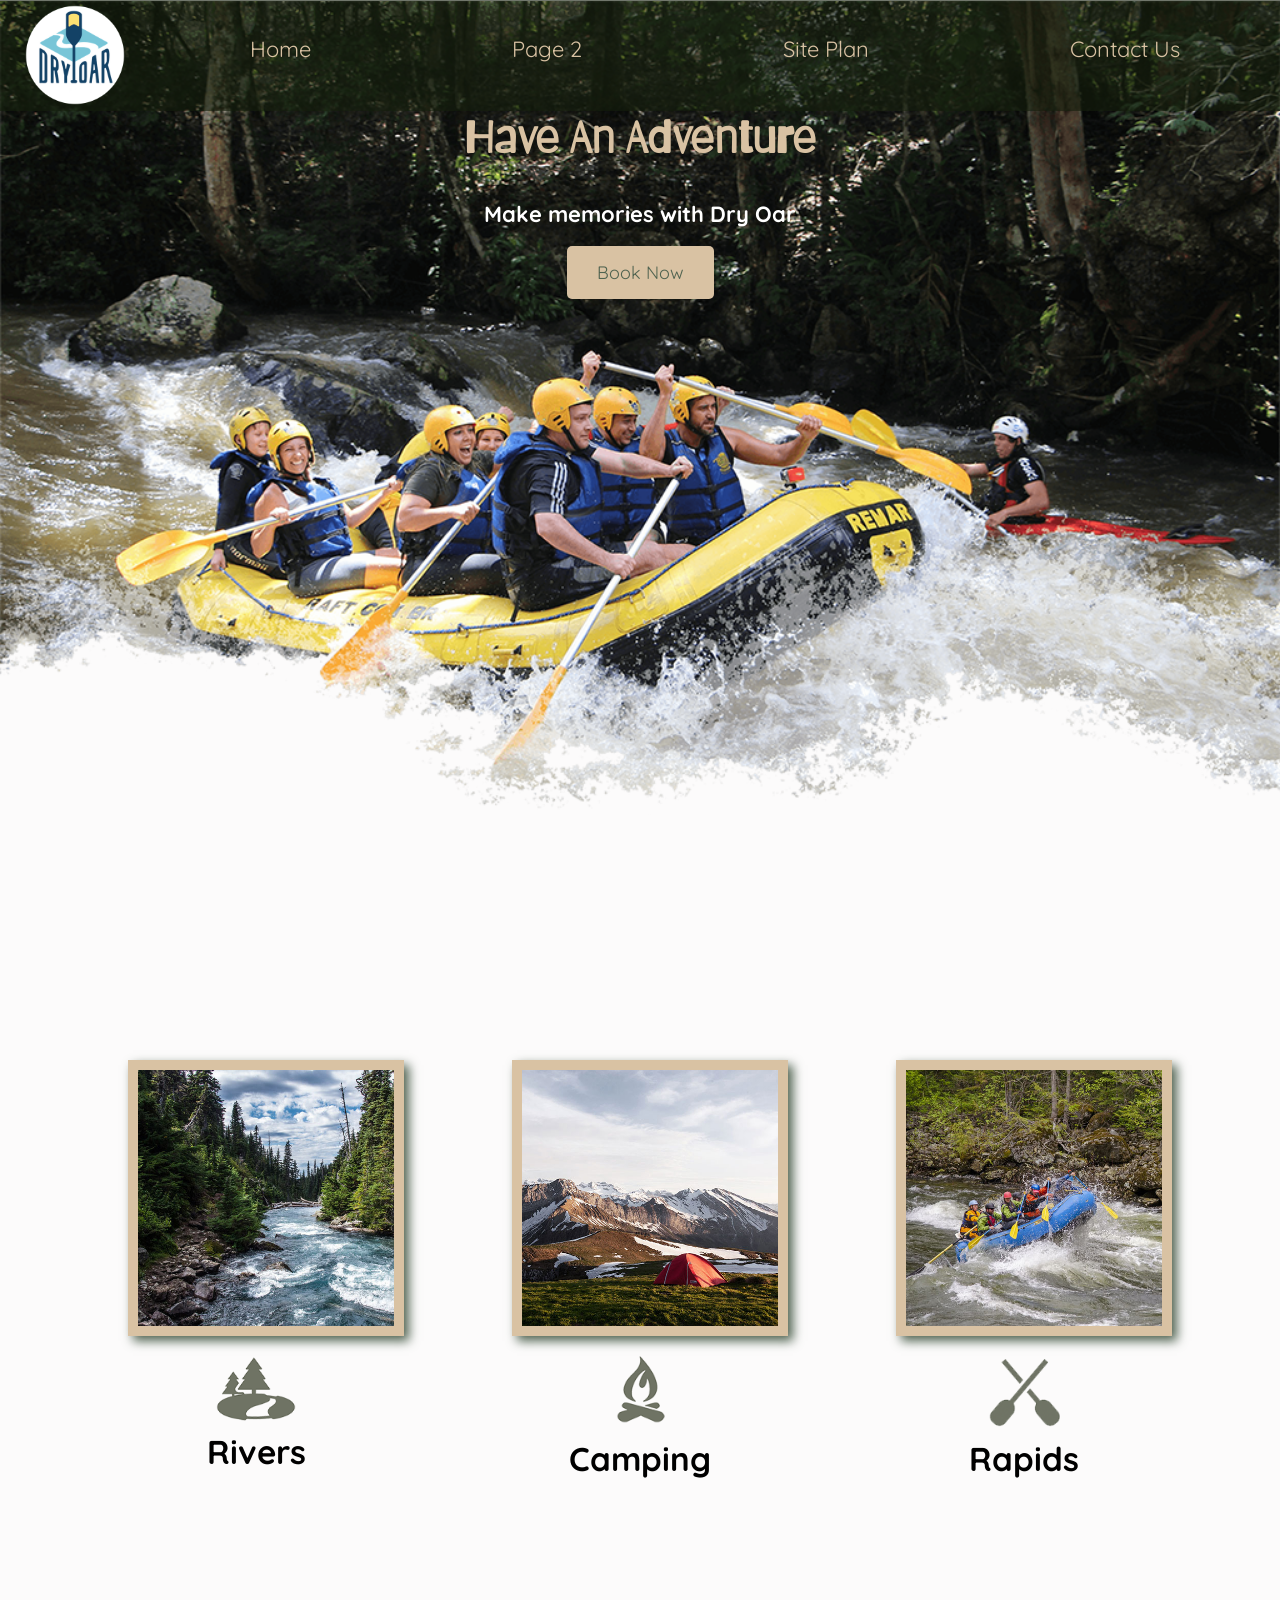
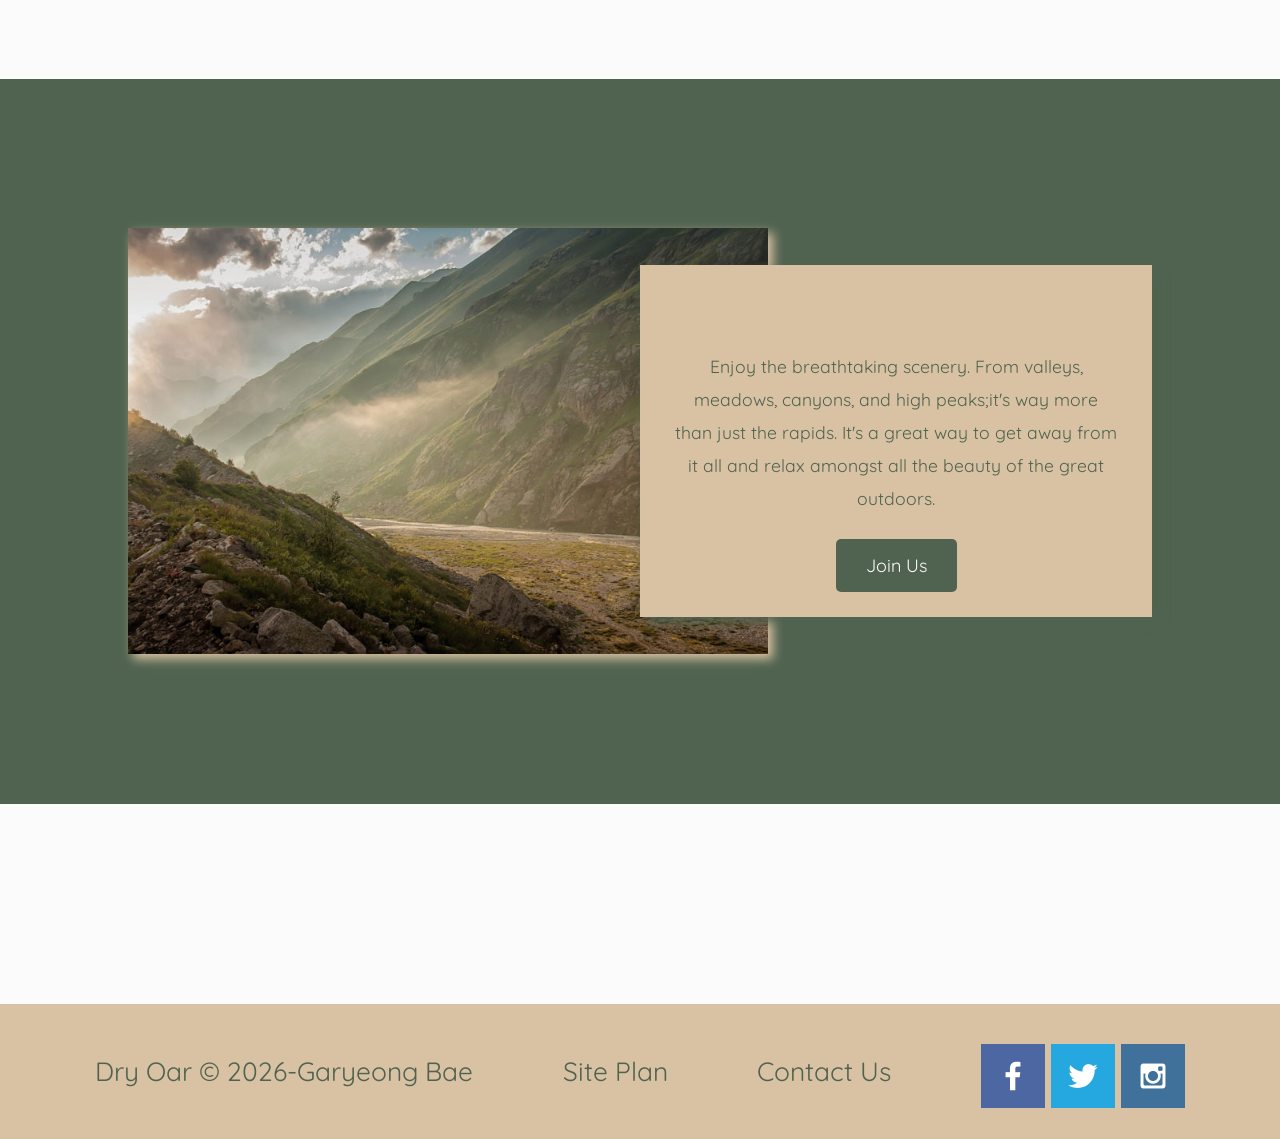
<file: wwr/index.html>
<!DOCTYPE html>
<html lang="en">
<head>
    <meta charset="UTF-8">
    <meta name="viewport" content="width=device-width, initial-scale=1.0">
    <title>Whitewater Rafting Vacations | Dr Oar Boating | Home</title>
    <link rel="stylesheet" href="styles/styles.css">
</head>
<body>
    <div id="content">
        <header>
            <a href="index.html" id="logo_link">
                <img class="logo" src="images/logo.png" alt="Dry Oar Logo"> 
            </a>
            <nav>
                <a href="index.html">Home</a>
                <a href="#">Page 2</a>
                <a href="site-plan-rafting.html">Site Plan</a>
                <a href="contactus.html">Contact Us</a>
            </nav>

        </header>
        <div id="hero">
            <div id="hero-box">
                <img id="hero-img" src="images/hero.png" alt="People enjoying rafting">
            </div>
            <section id="hero-msg">
                <h1 class="home-title">Have An Adventure</h1>
                <h4>Make memories with Dry Oar</h4>
                <div class="button-box">
                    <a class="book" href="contactus.html">Book Now</a>
                </div>
            </section>
        </div>
        <main class="home-grid">
            <section class="rivers-card">
                <img class="card-img" src="images/rivers.jpg" alt="river in forest">
                <img class="icon" src="images/river_icon.png" alt="river icon">
                <h2>Rivers</h2>
            </section>
            <section class="camping-card">
                <img class="card-img" src="images/camping.jpg" alt="tent in mountains">
                <img class="icon" src="images/fire_icon.png" alt="fire icon">
                <h2>Camping</h2>
            </section>
            <section class="rapids-card">
                <img class="card-img" src="images/rapids.jpg" alt="rafting boat">
                <img class="icon" src="images/oars.png" alt="oars idon">
                <h2>Rapids</h2>
            </section>
            <div id="background"></div>
            <img class="mountains" src="images/mountains.jpg" alt="Misty mountains">
            <section class="msg">
                <h2>More Than Just The Thrill</h2>
                <p>Enjoy the breathtaking scenery. From valleys, meadows, canyons, and high peaks;it's way more than just the rapids. It's a great way to get away from it all and relax amongst all the beauty of the great outdoors.</p>
                <a class="join" href="rivers.html">Join Us</a>
            </section>
        </main>
        <footer>
            <p>Dry Oar &copy; 2026-Garyeong Bae</p>
            <p><a href="site-plan-rafting.html">Site Plan</a></p>
            <p><a href="contactus.html">Contact Us</a></p>
            <div class="social">
                <a href="https://facebook.com" target="_blank">
                    <img src="images/facebook.png" alt="fb icon">
                </a>
                <a href="https://twitter.com" target="_blank">
                    <img src="images/twitter.png" alt="twitter icon">
                </a>
                <a href="https://instagram.com" target="_blank">
                    <img src="images/instagram.png" alt="instagram icon">
                </a>
            </div>
        </footer>
    </div>
</body>
</html>
</file>
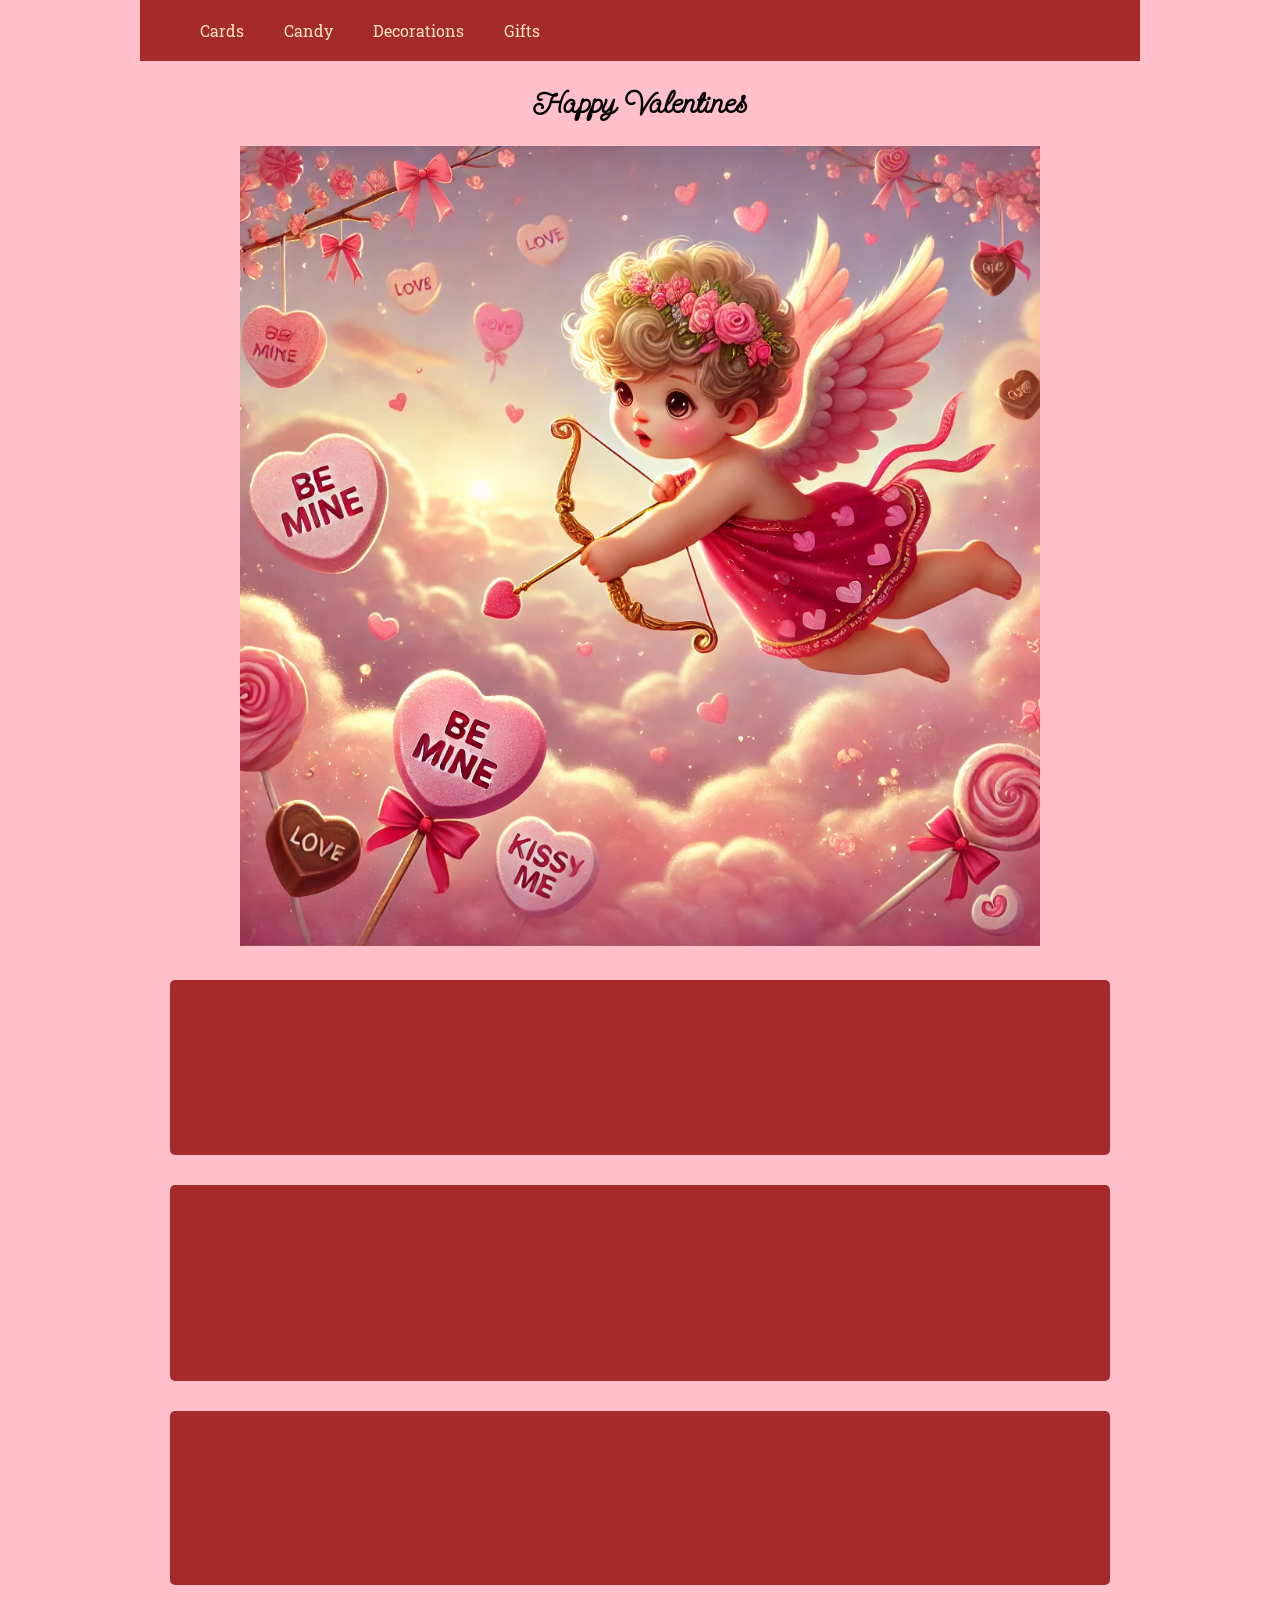
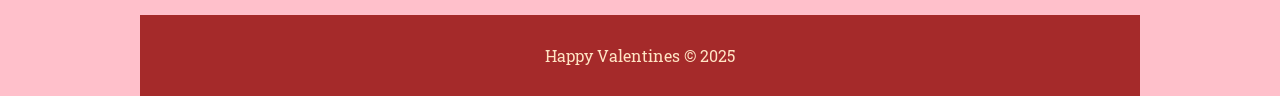
<file: ice/valentines/index.html>
<!DOCTYPE html>
<html lang="en">

<head>
    <meta charset="UTF-8">
    <meta name="viewport" content="width=device-width, initial-scale=1.0">
    <title>Happy Valentines Page</title>
    <link rel="stylesheet" href="styles/styles.css">
</head>

<body>
    <div id="wrapper">
        <header>
            <nav>
                <ul>
                    <li>Cards</li>
                    <li>Candy</li>
                    <li>Decorations</li>
                    <li>Gifts</li>
                </ul>
            </nav>
        </header>
        <main>
            <h1>Happy Valentines</h1>
            <img src="images/valentines.png">
            <section>
                <h2>Love</h2>
                <p>Candy carrot cake cheesecake dessert muffin chocolate gummies apple
                    pie jujubes. Donut liquorice apple pie croissant soufflé biscuit
                    tiramisu marzipan. Jelly beans chupa chups powder caramels powder
                    powder pie candy gummi bears. </p>
            </section>
            <section>
                <h2>Hearts</h2>
                <p>Cake sweet jujubes biscuit halvah jujubes cupcake pudding pie. Biscuit
                    pudding toffee jelly beans chocolate cake donut. Donut sweet roll cake
                    marshmallow cake. Tootsie roll cake sugar plum brownie cupcake icing
                    jelly croissant brownie.</p>
            </section>
            <section>
                <h2>Cupid</h2>
                <p>Brownie donut macaroon brownie halvah pastry macaroon. Oat cake sweet
                    toffee danish chocolate sesame snaps chocolate toffee. Biscuit lollipop
                    fruitcake chocolate gummi bears caramels.</p>
            </section>
        </main>
        <footer>
            Happy Valentines &copy; 2025
        </footer>
    </div>
</body>

</html>
</file>
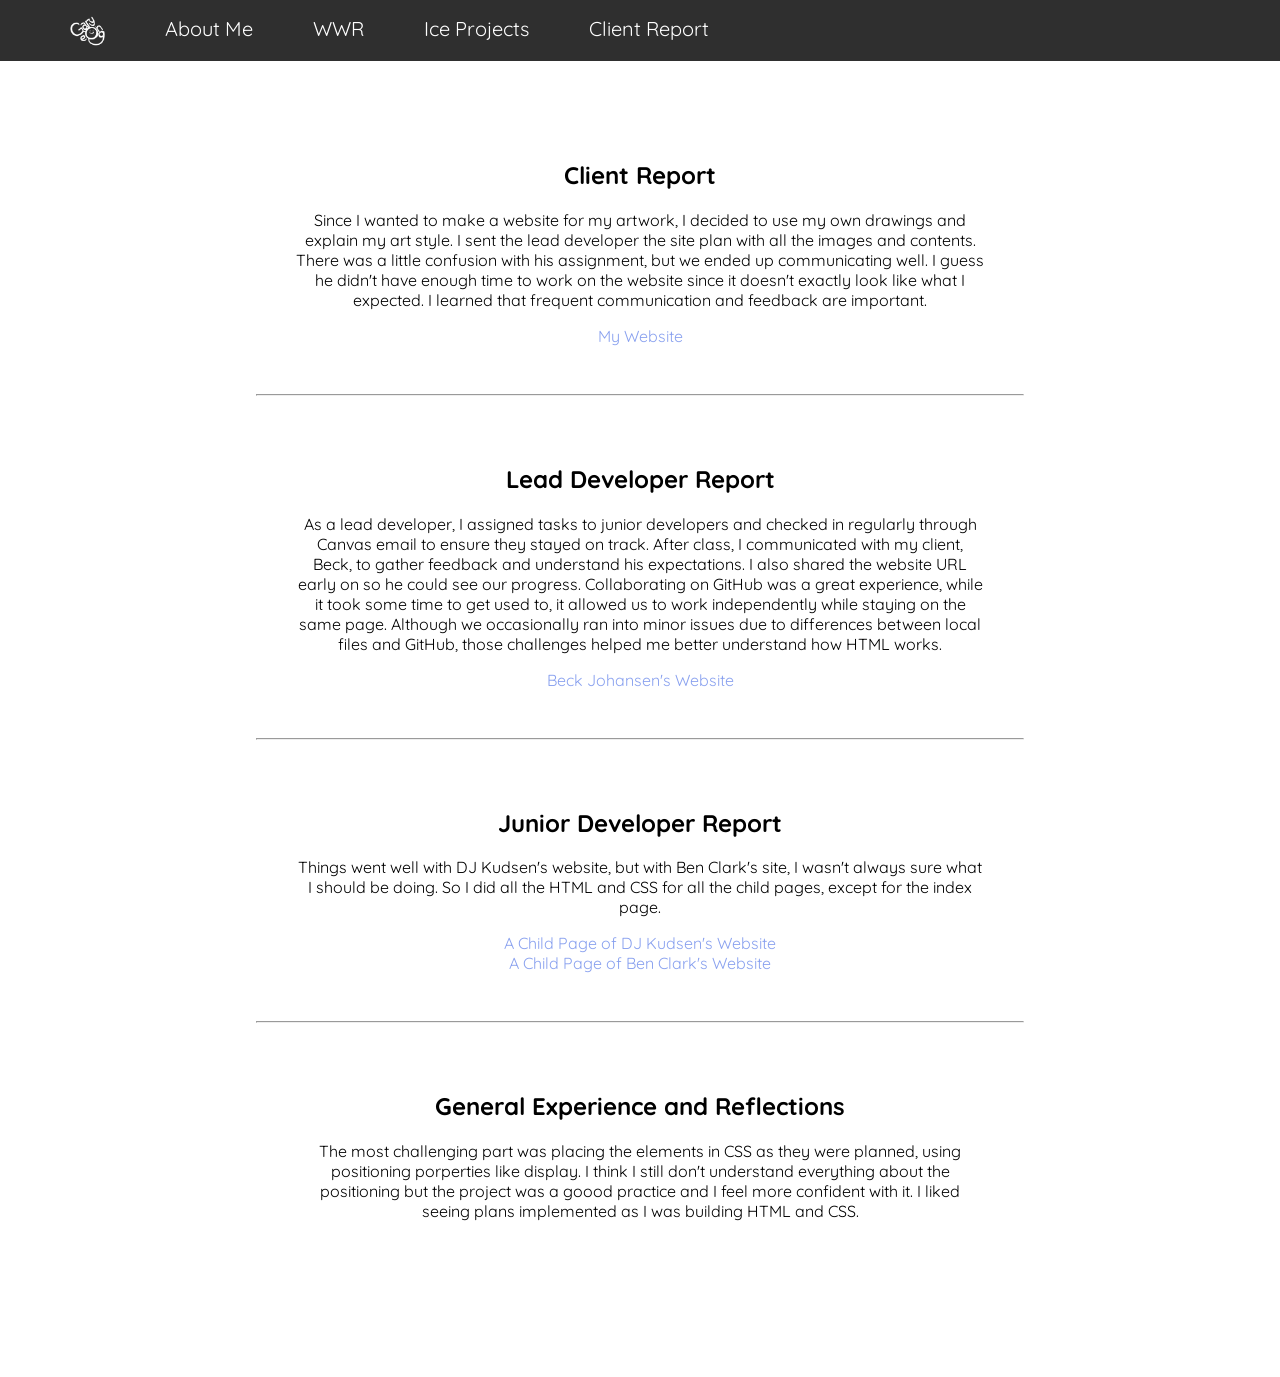
<file: client_report.html>
<!DOCTYPE html>
<html lang="en">
    <head>
        <meta charset="UTF-8">
        <meta name="veiwport" content="width=device-width, initial-scale = 1.0">
        <title>Garyeong Bae Portal Page</title>
        <link rel="stylesheet" href="styles/GBstyles.css"> 
        <style>
            body{
                width: 100%;
            }
            .wrapper{
                width: 60%;
                text-align: center;
                margin: 100px auto;
            }
            section{
                padding: 40px;
            }
            h2, p{
                font-family: Quicksand;
            }
            a{
                color: #89a1ef;
                text-decoration: none;
                font-family: Quicksand;
            }
            a:hover{
                color:#ef9cda;
            }
        </style>
    </head>
    <body>
        <nav>
            <ul>
            <li><a href="index.html" class="logo"><img src="images/wddlogo.png" alt="The logo"></a></li>
            <li><a href="#">About Me</a></li>
            <li><a href="wwr/index.html">WWR</a></li>
            <li  class="dropdown">
                <a href="ice/ice.html">Ice Projects</a>
                <div class="dropdown-content">
                    <a href="ice/prophet_cards/oaks.html" target="_blank">Prophet Cards</a>
                    <a href="ice/valentines/index.html" target="_blank">Valentines</a>
                    <a href="ice/grid_flags/flags.html" target="_blank">Grid Flags</a>
                    <a href="ice/favorite_devo/favdevo.html" target="_blank">Favorite Devotional</a>
                    <a href="ice/apostle_spotlight/apostles.html" target="_blank">Apostle Spotlight</a>
                    <a href="ice/positioning/positioning.html" target="_blank">Positioning</a>
                    <a href="ice/gallery/gallery.html" target="_blank">Gallery</a>
                </div>
            </li>
            <li><a href="client_report.html">Client Report</a></li>
            </ul>
        </nav>
        <div class="wrapper">
            <section>
                <h2>Client Report</h2>
                <p>Since I wanted to make a website for my artwork, I decided to use my own drawings and explain my art style. I sent the lead developer the site plan with all the images and contents. There was a little confusion with his assignment, but we ended up communicating well. I guess he didn't have enough time to work on the website since it doesn't exactly look like what I expected. I learned that frequent communication and feedback are important. </p><a href="https://unteachablegame.github.io/wdd130-bae/">My Website</a>
            </section>
            <hr>
            <section>
                <h2>Lead Developer Report</h2>
                <p>As a lead developer, I assigned tasks to junior developers and checked in regularly through Canvas email to ensure they stayed on track. After class, I communicated with my client, Beck, to gather feedback and understand his expectations. I also shared the website URL early on so he could see our progress. Collaborating on GitHub was a great experience, while it took some time to get used to, it allowed us to work independently while staying on the same page. Although we occasionally ran into minor issues due to differences between local files and GitHub, those challenges helped me better understand how HTML works.
                </p><a href="https://orisumin.github.io/wdd130-johansen/">Beck Johansen's Website</a>
            </section>
            <hr>
            <section>
                <h2>Junior Developer Report</h2>
                <p>Things went well with DJ Kudsen's website, but with Ben Clark's site, I wasn't always sure what I should be doing. So I did all the HTML and CSS for all the child pages, except for the index page. </p><a href="https://knivbrider.github.io/wdd130-knudsen/books.html">A Child Page of DJ Kudsen's Website<br></a><a href="https://alicerygg.github.io/wdd130-clark/step1.html">A Child Page of Ben Clark's Website</a>
            </section>
            <hr>
            <section>
                <h2>General Experience and Reflections</h2>
                <p>The most challenging part was placing the elements in CSS as they were planned, using positioning porperties like display. I think I still don't understand everything about the positioning but the project was a goood practice and I feel more confident with it. I liked seeing plans implemented as I was building HTML and CSS. </p>
            </section>
        </div>
    </body>
</html>
</file>
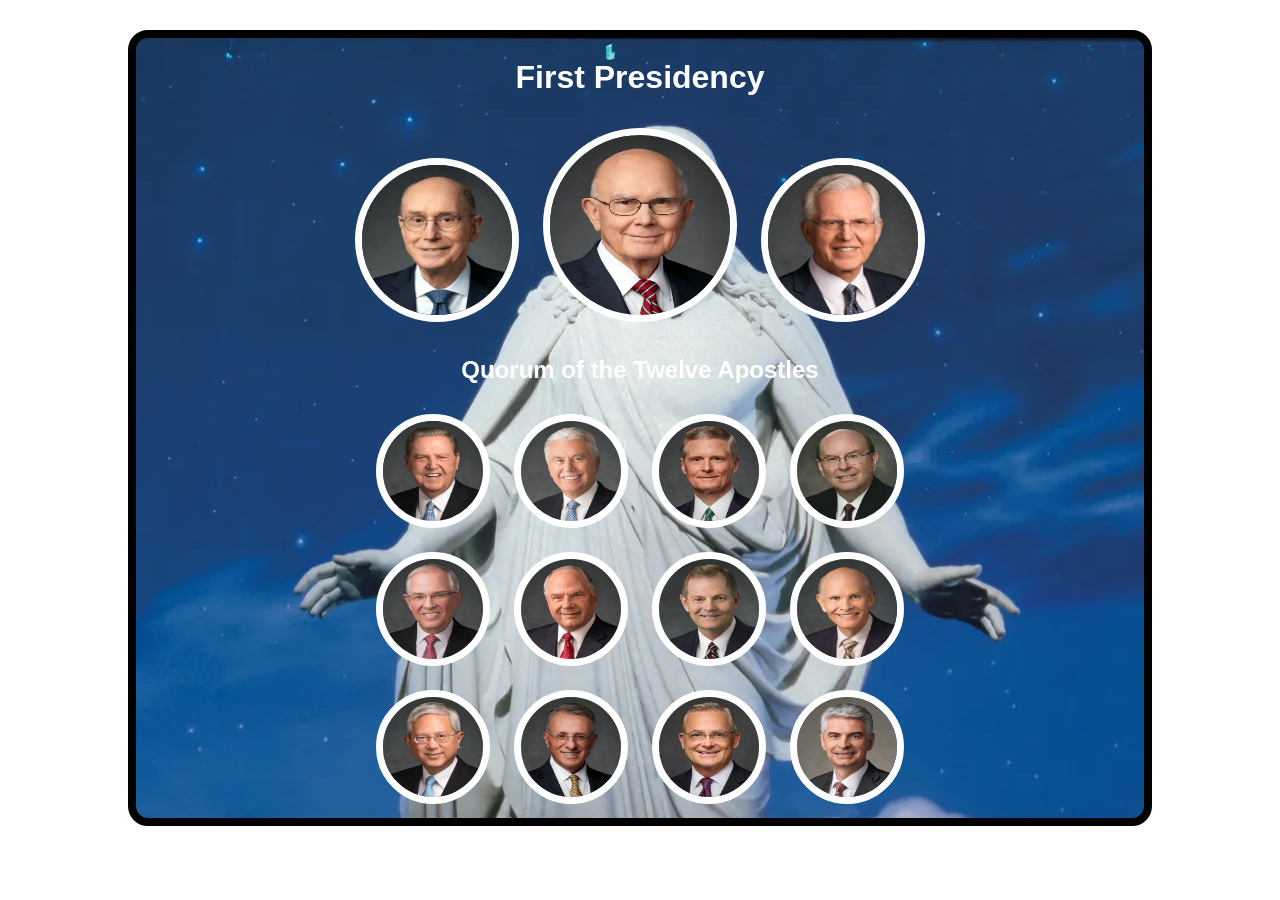
<file: ice/apostle_spotlight/apostles.html>
<!DOCTYPE html>
<html lang="en">
<head>
    <meta charset="UTF-8">
    <meta name="viewport" content="width=device-width, initial-scale=1.0">
    <title>Apostles Spotlights</title>
    <style>
        body{
            width: 80%;
            height: 60%;
            text-align: center;   
            margin: 30px auto;     
        }
        #prophets{ 
            margin-left:20% auto;    
            padding-left: 20%;
            padding-right: 20%;
            background-image: url(images/christus.webp);
            border-radius: 20px;
            border: 8px solid black;
        }
        h1{
            font-family: Arial, Helvetica, sans-serif;
            color: white;
        }
        h2{
            font-family: Arial, Helvetica, sans-serif;
            color: white;
        }
        .counselors{
            width: 150px;
            height: 150px;            
        }
        #president{
            width: 180px;
            height: 180px;
        }
        img{
            border-radius: 50%;
            border: 7px solid white;
            margin: 10px;
        }
        #apostles{
            display: grid;
            grid-template-rows: repeat(4, 1fr);
            grid-template-rows: repeat(3, 1fr);
           
        }
        #aposltes img{
            width: 100px;
            height: 100px;
        }

        
    </style>
</head>
<body>
    <div id="prophets">
        <h1>First Presidency</h1>
        <div id="presidency">
            <img src="images/eyring.webp" class="counselors">
            <img src="images/oaks.webp" id="president">
            <img src="images/christofferson.webp" class="counselors">
        </div>
        <h2>Quorum of the Twelve Apostles</h2>
        <div id="aposltes">
            <img src="images/holland.webp">
            <img src="images/uchtdorf.webp">
            <img src="images/bednar.webp">
            <img src="images/cook.webp">
            <img src="images/anderson.webp">
            <img src="images/rasband.webp">
            <img src="images/stevenson.webp">
            <img src="images/renlund.webp">
            <img src="images/gong.webp">
            <img src="images/soares.webp">
            <img src="images/kearon.webp">
            <img src="images/causse.webp">
        </div>
    </div>
</body>
</html>
</file>
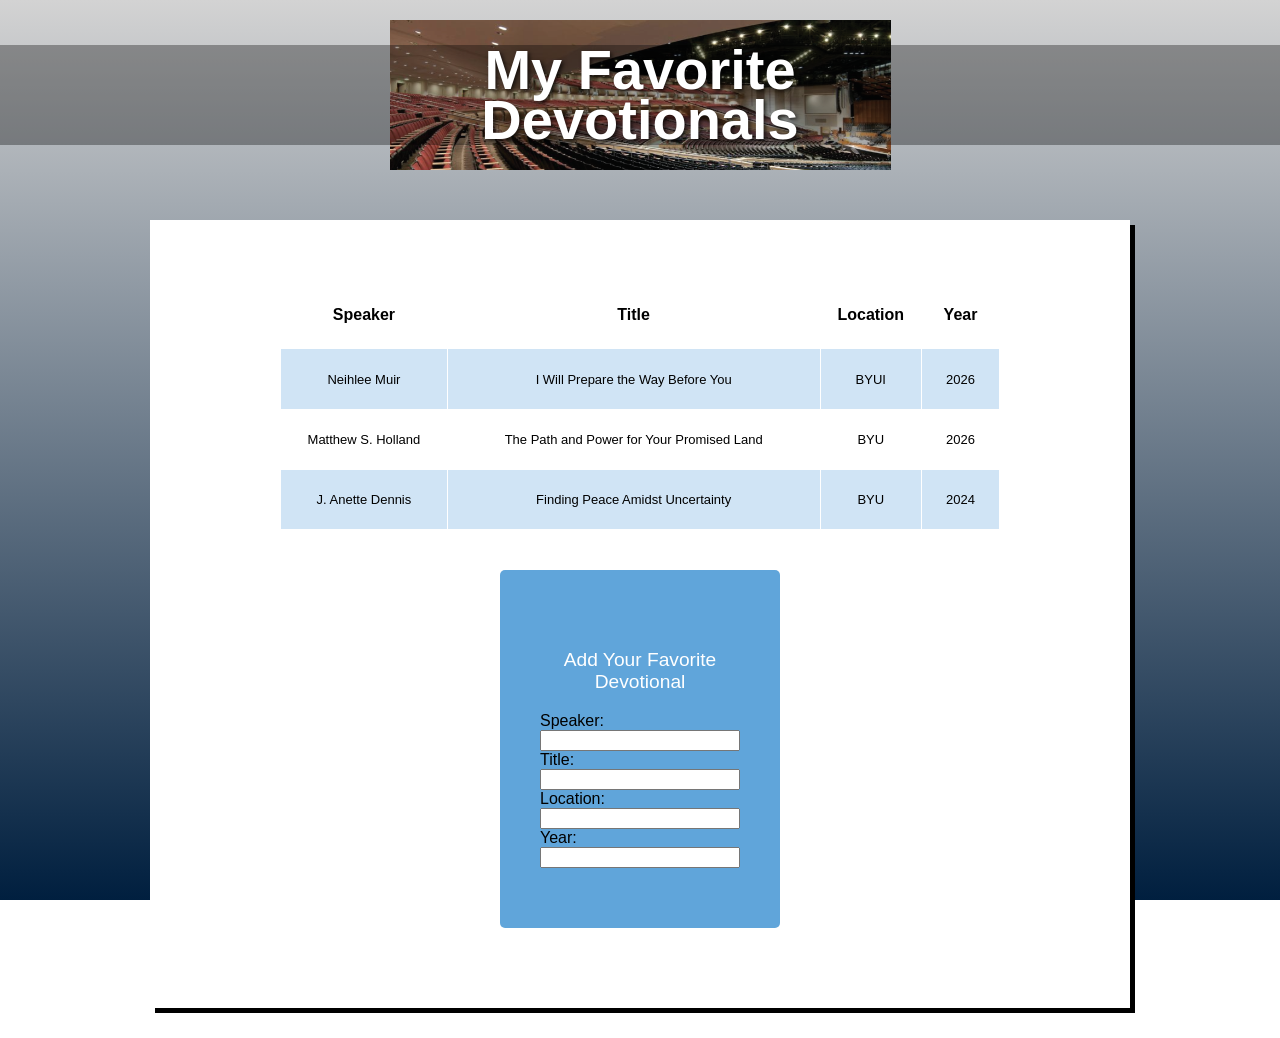
<file: ice/favorite_devo/favdevo.html>
<!DOCTYPE html>
<html lang="en">
<head>
  <meta charset="UTF-8" />
  <meta name="viewport" content="width=device-width, initial-scale=1.0"/>
  <title>My Favorite Devotionals</title>
  <link rel="stylesheet" href="styles/styles.css" />
</head>
<body>
  <div class="container">
    <header class="header">
      <div class="header-image">
        <h1>My Favorite<br>Devotionals</h1>
      </div>
    </header>
    <main>
      <div class="content-box">
        <!-- Add your devotional content here -->
         <table class="paleBlueRows">
          <tr>
            <th>Speaker</th>
            <th>Title</th>
            <th>Location</th>
            <th class="year">Year</th>
          </tr>
          <tr>
            <td>Neihlee Muir</td>
            <td>I Will Prepare the Way Before You</td>
            <td>BYUI</td>
            <td class="year">2026</td>
          </tr>
          <tr>
            <td>Matthew S. Holland</td>
            <td>The Path and Power for Your Promised Land</td>
            <td>BYU</td>
            <td class="year">2026</td>
          </tr>
          <tr>
            <td>J. Anette Dennis</td>
            <td>Finding Peace Amidst Uncertainty</td>
            <td>BYU</td>
            <td class="year">2024</td>
          </tr>
         </table>
         
         <div class="form">
          <p>Add Your Favorite Devotional</p>
          <form>
            <label for="Speaker">Speaker:</label>
            <input type="text" id="speaker">
            <label for="Title">Title:</label>
            <input type="text" id="title">
            <label for="Location">Location:</label>
            <input type="text" id="location">
            <label for="Year">Year:</label>
            <input type="text" id="year">
          </form>
         </div>

      </div>
    </main>
  </div>
</body>
</html>
</file>
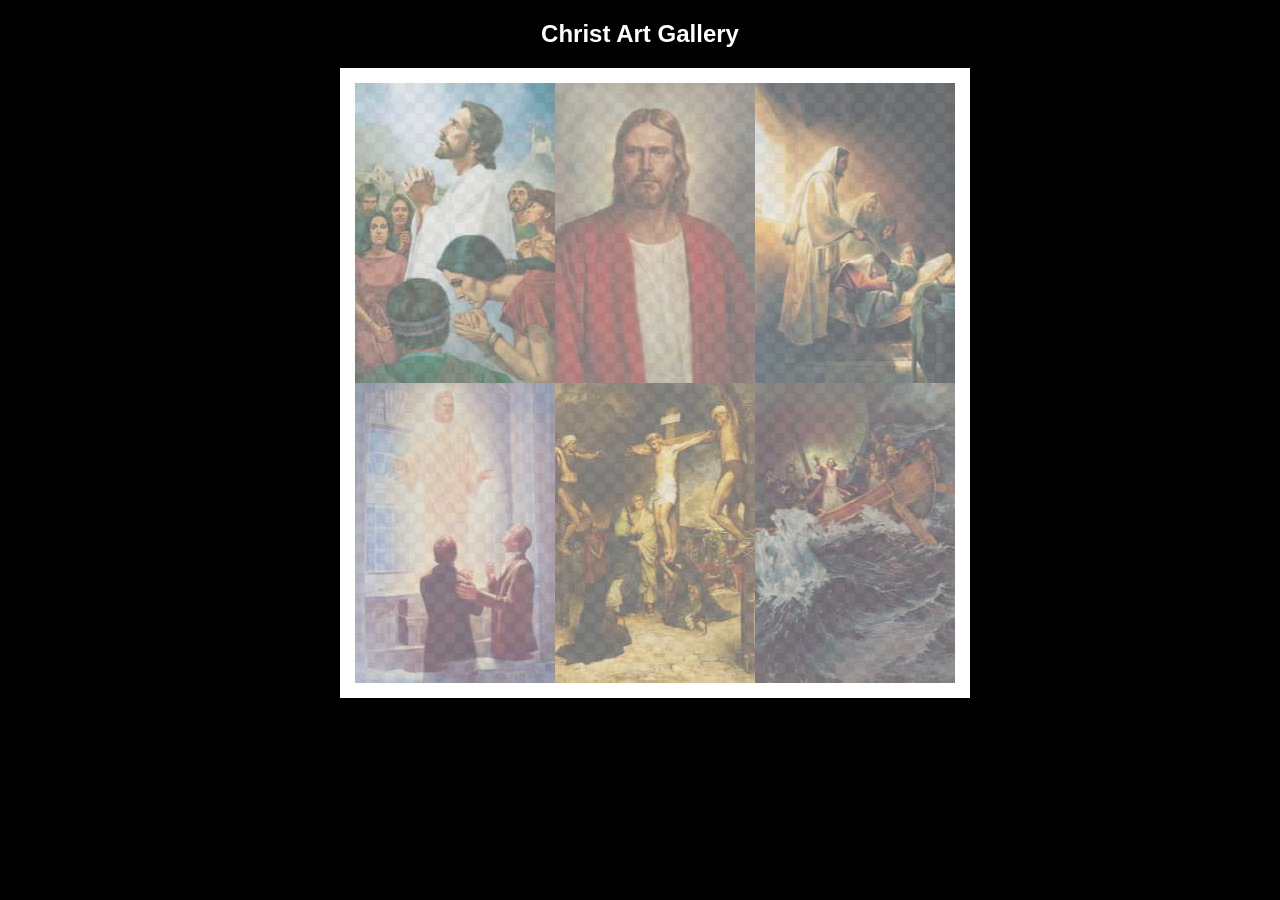
<file: ice/gallery/gallery.html>
<!DOCTYPE html>
<html lang="en">
<head>
    <meta charset="UTF-8">
    <meta name="viewport" content="width=device-width, initial-scale=1.0">
    <title>Images of Christ</title>
    <style>
        body {
            background: black;
        }
        #wrapper{
            width: 600px;
            margin: 0 auto;
        }
        nav {
            color: white;
            text-align: center;
            font-family: Haettenschweiler, 'Arial Narrow Bold', sans-serif;
        }
        #gallery{
            display: grid;
            grid-template-columns: 200px 200px 200px;
            border: 15px solid rgb(255, 255, 255);
            width: 100%;
            background-color: #ddd;
            background-image:
                linear-gradient(45deg, #ccc 26%, transparent 26%), 
                linear-gradient(135deg, #ccc 26%, transparent 26%),
                linear-gradient(45deg, transparent 75%, #ccc 75%),
                linear-gradient(135deg, transparent 75%, #ccc 75%);
            background-size: 20px 20px; /* Must be a square */
            background-position: 0 0, 10px 0, 10px -10px, 0px 10px; 
            
        }
        #gallery a {
            cursor: url('images/christus.png'), pointer;
        }
        #gallery img {
            /* make a thumbnail of the image that is 200x300 
               instead of using width and height here to help the page load faster */
            width: 200px; 
            height: 300px;

            opacity:50%;
            display:block;
        }
        #gallery img:hover{
            opacity: 100%;
        }
    </style>
</head>
<body>
    <div id="wrapper">
        <nav>
            <h1>Christ Art Gallery</h1>
        </nav>
        <main>
            <div id="gallery">
                <a href="images/big/img1.jpg"><img src="images/small/img1.jpg" alt="huge file size" ></a>
                <a href="images/big/img2.jpg"><img src="images/small/img2.jpg" alt="huge file size" ></a>
                <a href="images/big/img3.jpg"><img src="images/small/img3.jpg" alt="huge file size" ></a>
                <a href="images/big/img4.jpg"><img src="images/small/img4.jpg" alt="huge file size" ></a>
                <a href="images/big/img5.jpg"><img src="images/small/img5.jpg" alt="huge file size" ></a>
                <a href="images/big/img6.jpg"><img src="images/small/img6.jpg" alt="huge file size" ></a>
            </div>
        </main>
    </div>
</body>
</html>
</file>
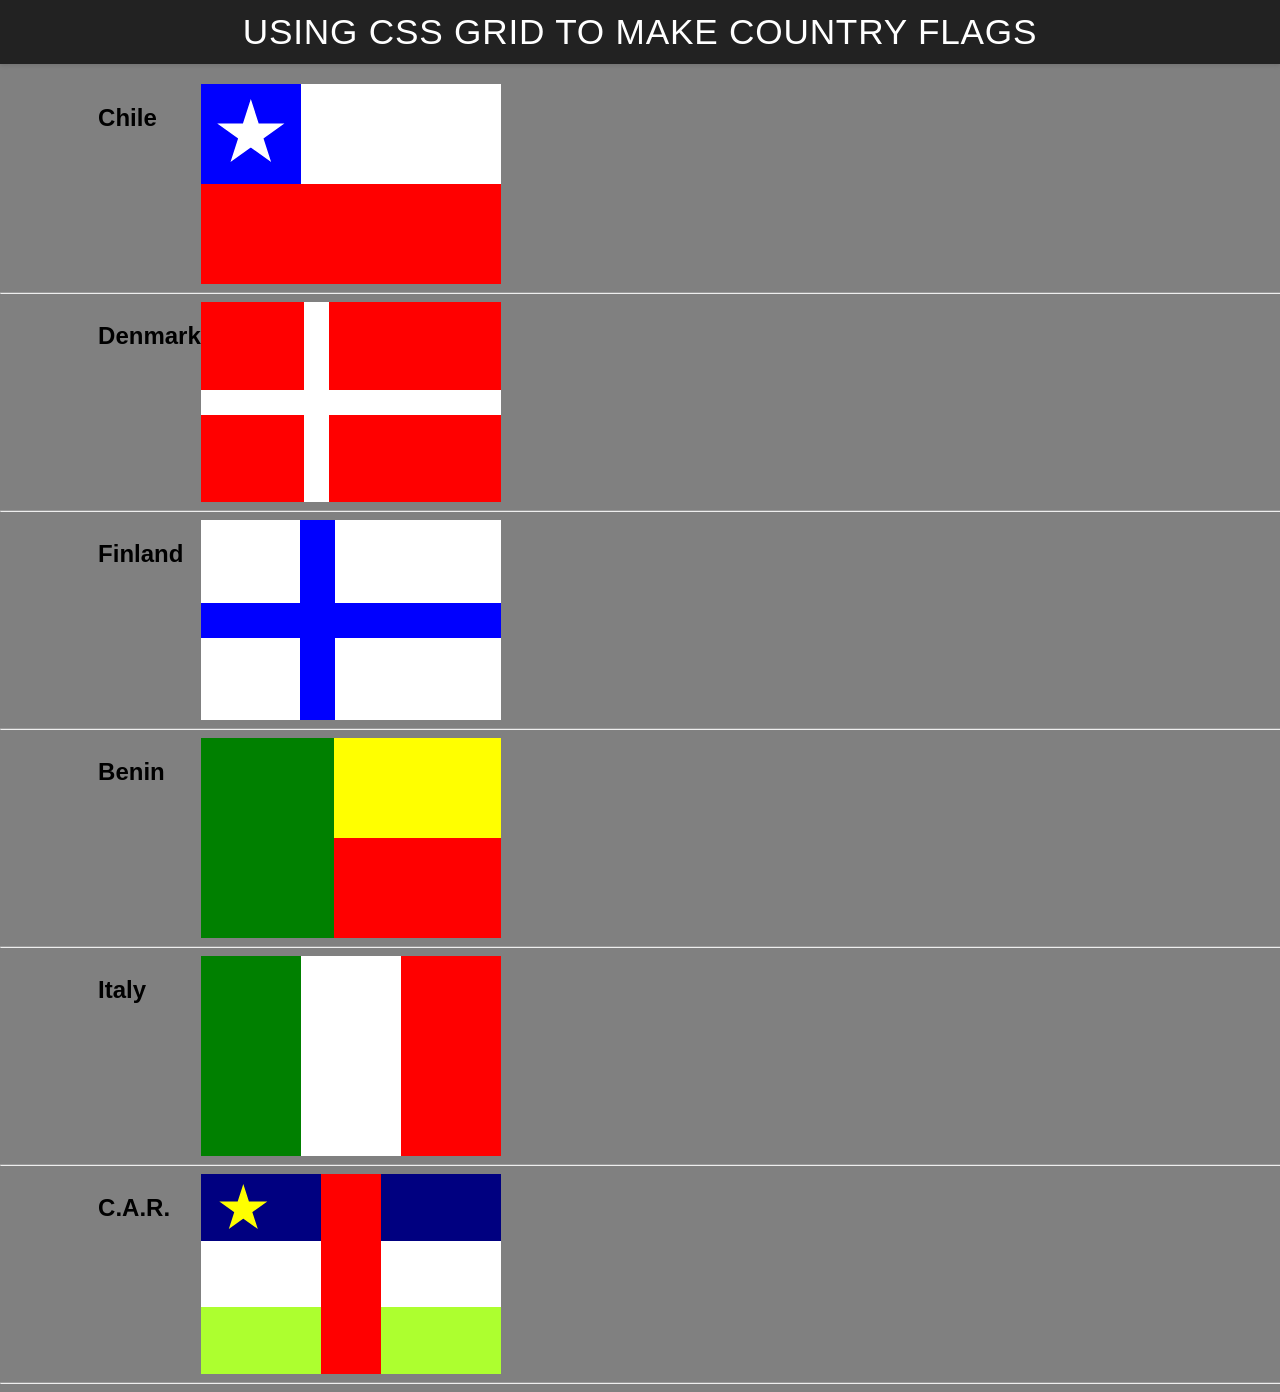
<file: ice/grid_flags/flags.html>
<!DOCTYPE html>
<html lang="en">

<head>
    <meta charset="UTF-8">
    <meta name="viewport" content="width=device-width, initial-scale=1.0">
    <title>Flag</title>
    <style>
        body {
            margin: 0;
            font-family: 'Helvetica Neue', sans-serif;
            background-color: gray;
        }

        header {
            background-color: #222;
            color: #fff;
            padding: 0.75rem 1.5rem;
            display: flex;
            align-items: center;
            justify-content: center;
            font-size: 1.1rem;
            letter-spacing: 0.05rem;
            text-transform: uppercase;
            box-shadow: 0 2px 4px rgba(0, 0, 0, 0.1);
        }

        header h1 {
            margin: 0;
            font-weight: 400;
        }
        main {
            display: grid;
            grid-template-columns: .1fr .1fr 1fr .1fr;
            margin-top: 20px;
        }
        hr {
            width: 100%;
            grid-column: 1 / 5;
        }
        h2 {
            grid-column: 2/3;
        }

        #blue {
            background: blue;
            grid-column: 1 / 2;
            display: grid;
            align-items: center;
            justify-items: center;
        }

        #white {
            background: white;
            grid-column: 2 / 4;
        }

        #red {
            background: red;
            grid-column: 1 / 4;
        }

        #chile {
            display: grid;
            grid-template-columns: 1fr 1fr 1fr;
            grid-template-rows: 1fr 1fr;
            height: 200px;
            width: 300px;
        }
        .star {
            width: 70px;
            aspect-ratio: 1;
            background: white;
            clip-path: polygon(50% 0, 79% 90%, 2% 35%, 98% 35%, 21% 90%);
        }
        #denmark{
            display: grid;
            grid-template-columns: 3fr 5fr;
            grid-template-rows: 1fr 1fr;
            height: 200px;
            width: 300px;
            background-color: #fff;
            grid-gap: 25px;
        }
        #dred1{
            grid-column: 1/2;
            grid-row: 1/2;
            background-color: red;
        }
        #dred2{
            grid-column: 2/3;
            grid-row: 1/2;
            background-color: red;
        }
        #dred3{
            grid-column: 1/2;
            grid-row: 2/3;
            background-color: red;
        }

        #dred4{
            grid-column: 2/3;
            grid-row: 2/3;
            background-color: red;
        }

        #finland {
            display: grid;
            grid-template-columns: 3fr 5fr;
            grid-template-rows: 1fr 1fr;
            height: 200px;
            width: 300px;
            grid-gap: 35px;
            background-color: blue;
        }
        #fwhite1{
            grid-column: 1/2;
            grid-row: 1/2;
            background-color: white;
        }
        #fwhite2{
            grid-column: 2/3;
            grid-row: 1/2;
            background-color: white;
        }
        #fwhite3{
            grid-column: 1/2;
            grid-row: 2/3;
            background-color: white;
        }

        #fwhite4{
            grid-column: 2/3;
            grid-row: 2/3;
            background-color: white;
        }

        #benin {
            display: grid;
            grid-template-columns: 4fr 5fr;
            grid-template-rows: 1fr 1fr;
            height: 200px;
            width: 300px;
        }
        #bgreen{
            grid-column: 1/2;
            grid-row: 1/3;
            background-color: green;
        }
        #byellow{
            grid-column: 2/3;
            grid-row: 1/2;
            background-color: yellow;
        }
        #bred{
            grid-column: 2/3;
            grid-row: 2/3;
            background-color: red;
        }

        #italy {
            display: grid;
            grid-template-columns: 1fr 1fr 1fr;
            height: 200px;
            width: 300px;
        }
        #igreen{
            grid-column: 1/2;
            background-color: green;
        }
        #iwhite{
            grid-column: 2/3;
            background-color: white;
        }
        #ired{
            grid-column: 3/4;
            background-color: red;
        }

        #car {
            display: grid;
            grid-template-columns: 5fr 2.5fr 5fr;
            grid-row: 1fr 1fr 1fr;
            height: 200px;
            width: 300px;
        }
        #c1{
            grid-column: 1/2;
            grid-row: 1/2;
            background-color: navy;
            display: grid;
            grid-template-columns: repeat(5, 1fr);
        }
        #c2{
            grid-column: 1/2;
            grid-row: 2/3;
            background-color: white;
        }
        #c3{
            grid-column: 1/2;
            grid-row: 3/4;
            background-color: greenyellow;
        }
        #c4{
            grid-column: 3/4;
            grid-row: 1/2;
            background-color: navy;
        }
        #c5{
            grid-column: 3/4;
            grid-row: 2/3;
            background-color: white;
        }
        #c6{
            grid-column: 3/4;
            grid-row: 3/4;
            background-color: greenyellow;
        }
        #c7{
            grid-column: 2/3;
            grid-row: 1/4;
            background-color: red;
        }
        #cstar {
            width: 50px;
            aspect-ratio: 1;
            background: yellow;
            clip-path: polygon(50% 0, 79% 90%, 2% 35%, 98% 35%, 21% 90%);
            grid-column: 2/3;
            margin-bottom: -60px;
            margin-top: 10px;
        }

    </style>
</head>

<body>
    <header>
        <h1>Using CSS Grid to make Country Flags</h1>
    </header>
    <main>
        <h2>Chile</h2>
        <div id="chile">
            <div id="blue">
                <div class="star"></div>
            </div>
            <div id="white"></div>
            <div id="red"></div>
        </div>
        <hr>

        <h2>Denmark</h2>
        <div id="denmark">
            <div id="dred1"></div>
            <div id="dred2"></div>
            <div id="dred3"></div>
            <div id="dred4"></div>
        </div>
        <hr>

        <h2>Finland</h2>
        <div id="finland">
            <div id="fwhite1"></div>
            <div id="fwhite2"></div>
            <div id="fwhite3"></div>
            <div id="fwhite4"></div>
        </div>
        <hr>

        <h2>Benin</h2>
        <div id="benin">
            <div id="bgreen"></div>
            <div id="byellow"></div>
            <div id="bred"></div>
        </div>
        <hr>

        <h2>Italy</h2>
        <div id="italy">
            <div id="igreen"></div>
            <div id="iwhite"></div>
            <div id="ired"></div>
        </div>
        <hr>

        <h2>C.A.R.</h2>
        <div id="car">
            <div id="c1">
                <div id="cstar"></div>
            </div>
            <div id="c2"></div>
            <div id="c3"></div>
            <div id="c4"></div>
            <div id="c5"></div>
            <div id="c6"></div>
            <div id="c7"></div>
        </div>
        <hr>

    </main>
</body>

</html>
</file>
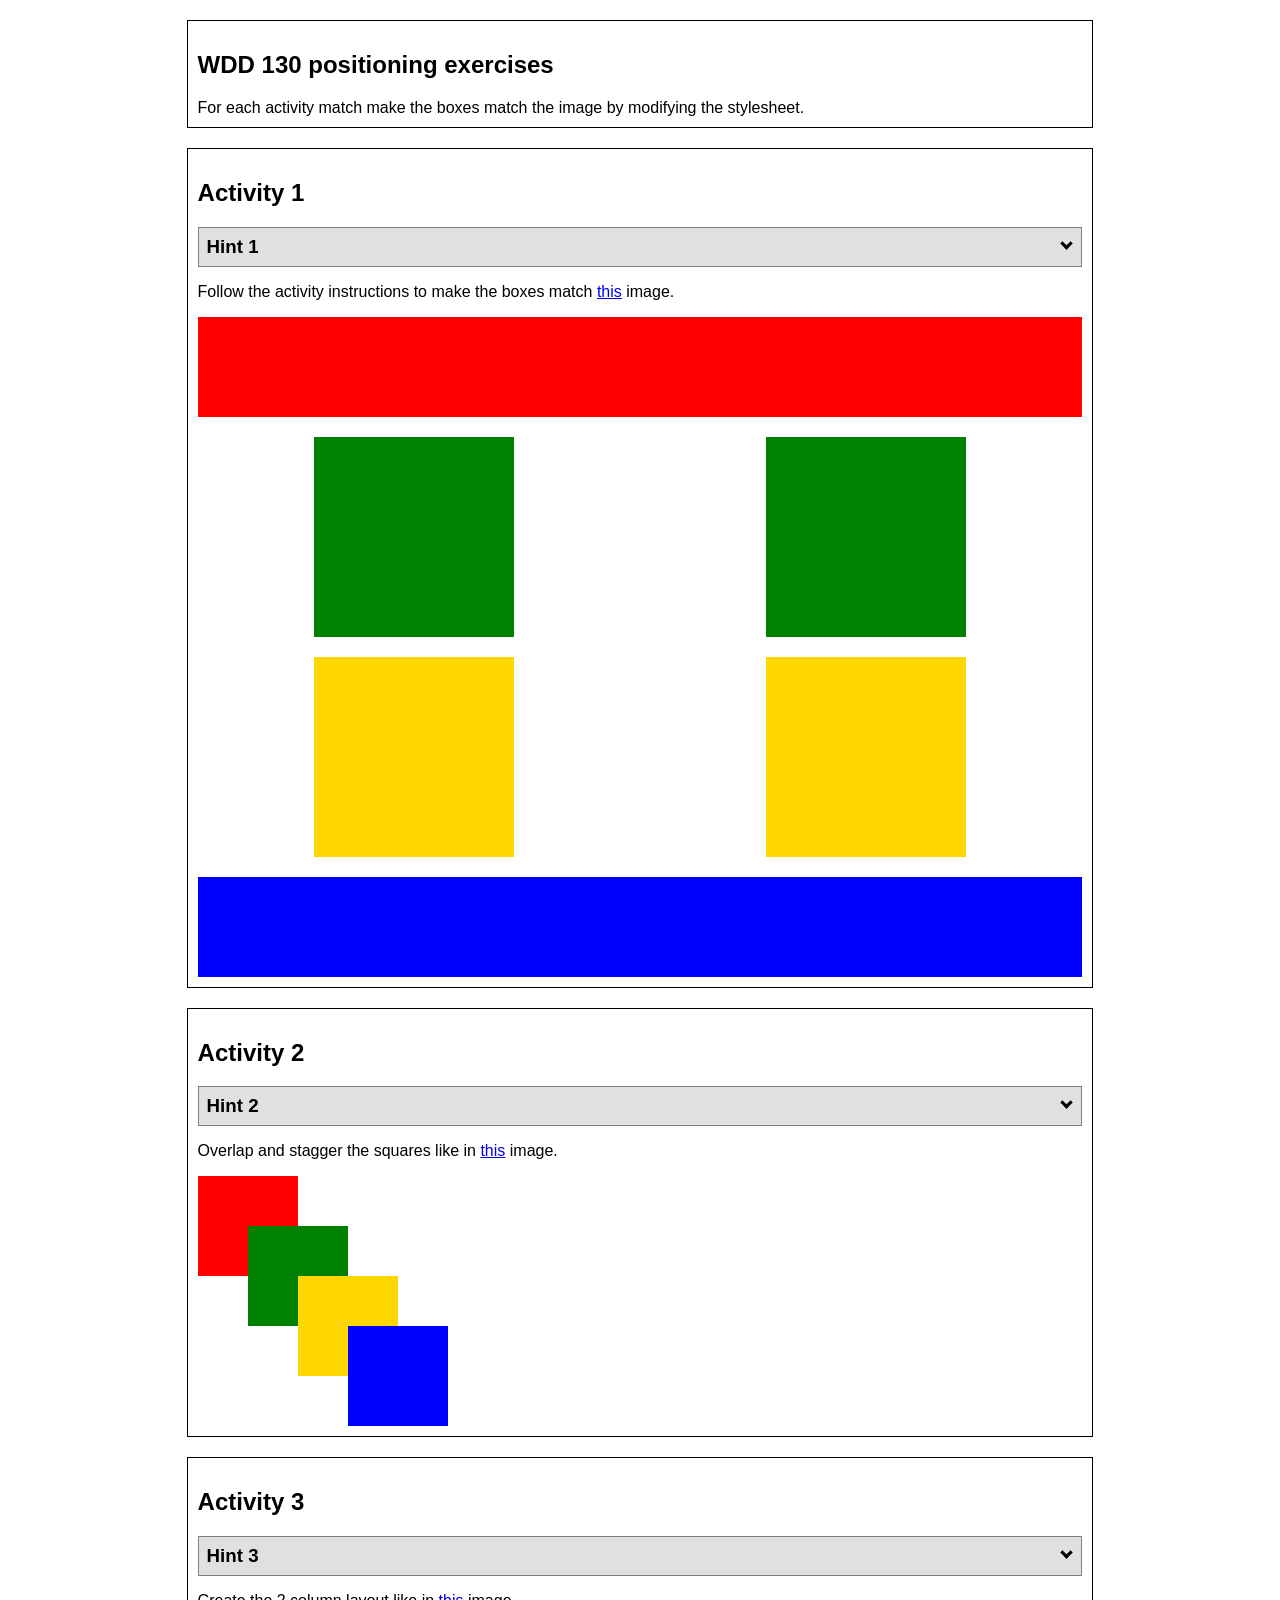
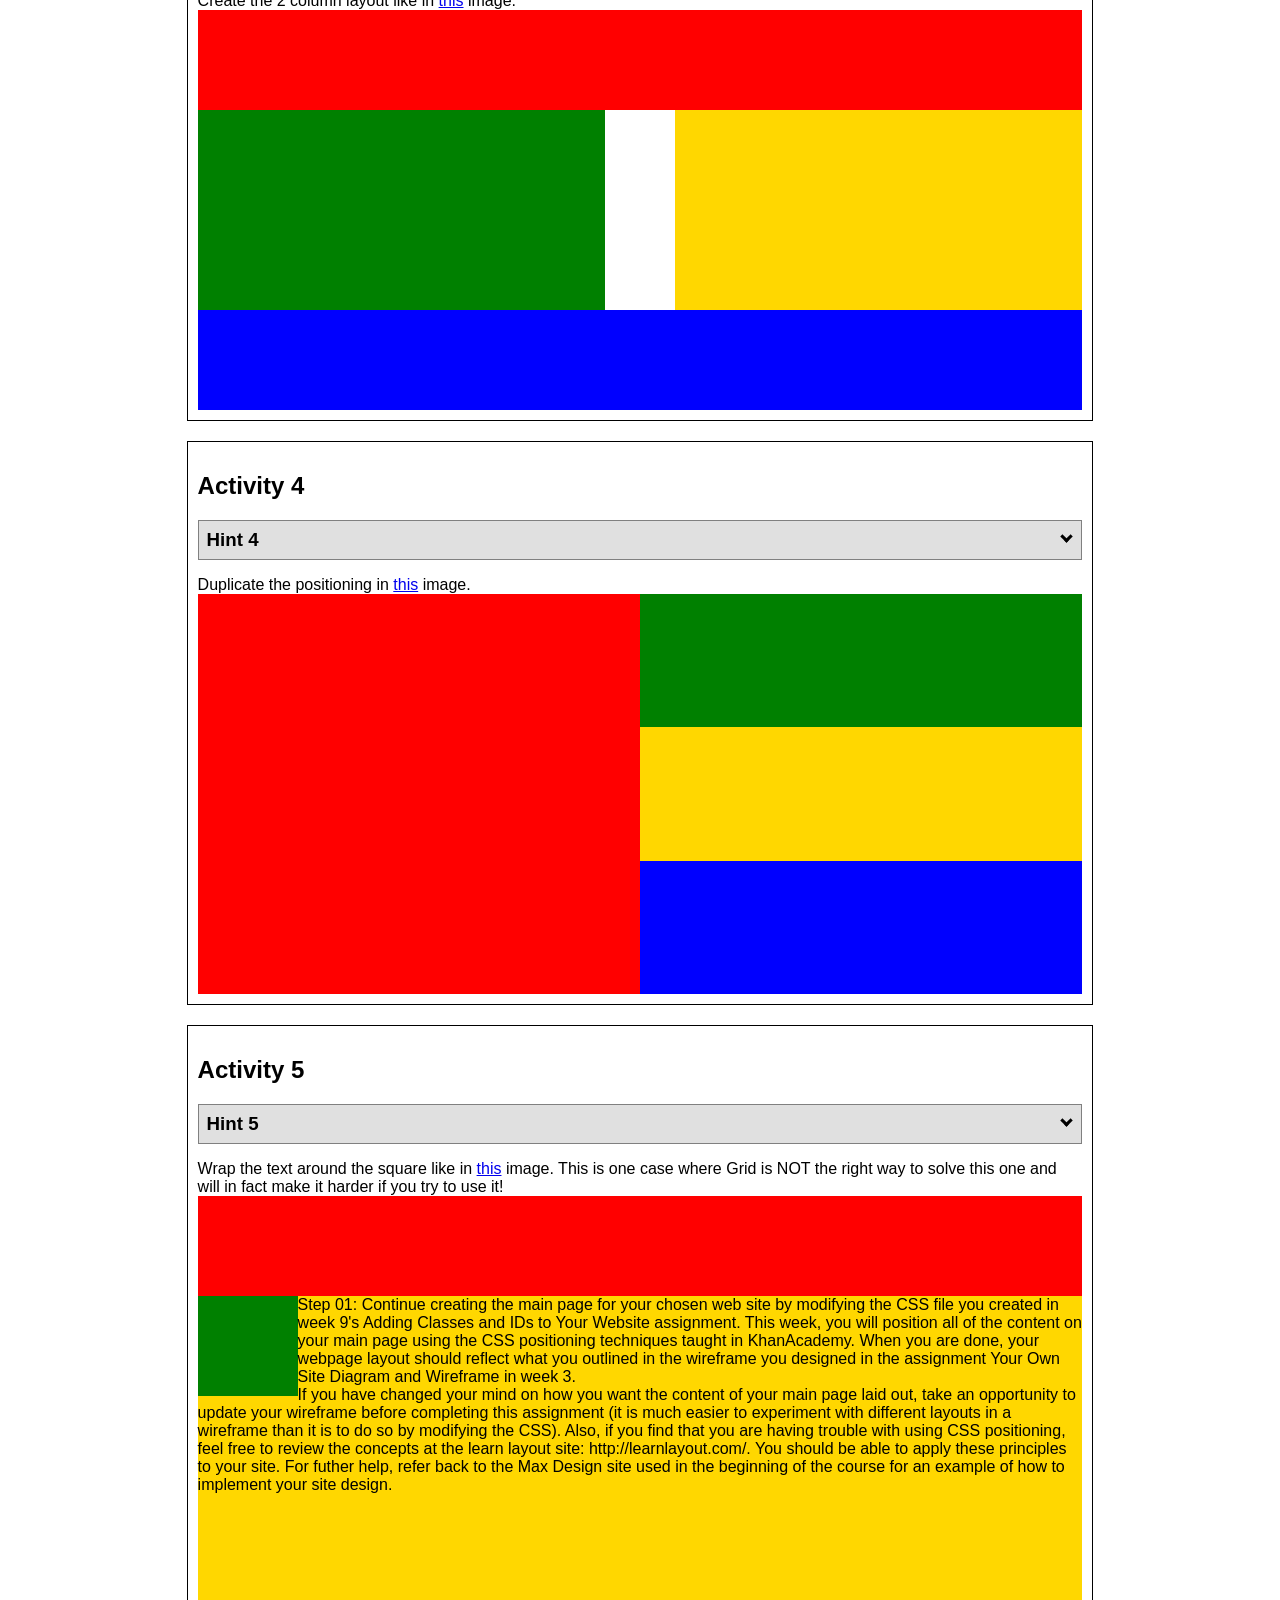
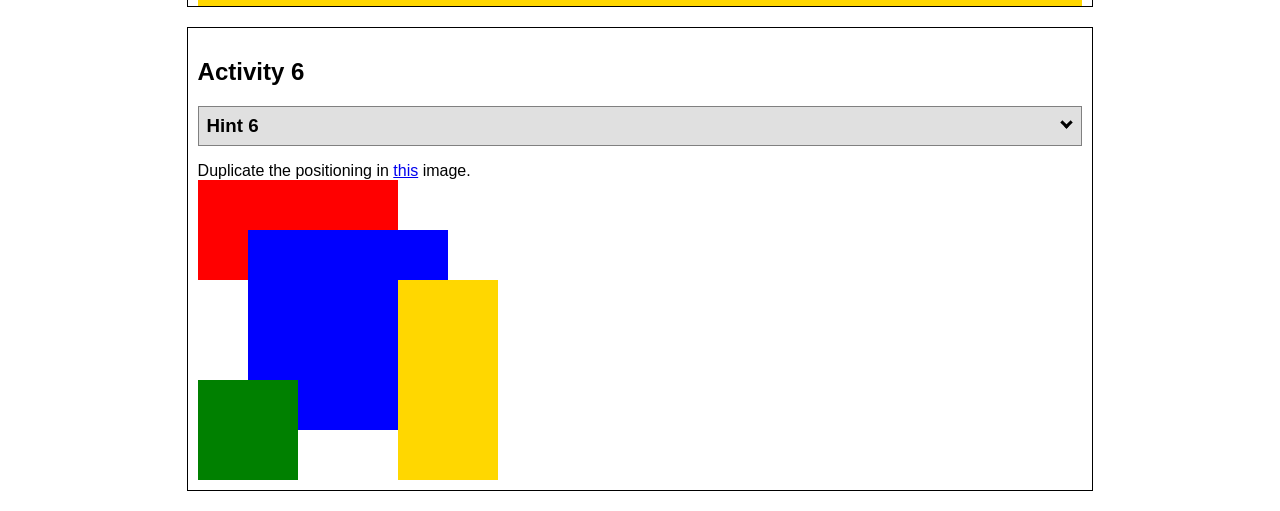
<file: ice/positioning/positioning.html>
<!DOCTYPE html>
<html lang="en">
  <head>
    <!-- HTML - Name: positioning.html -->
    <title>Positioning Activity</title>
    <link rel="stylesheet" type="text/css" href="positionstyles.css" />
  </head>
  <body>
    <div class="activity">
      <h2>WDD 130 positioning exercises</h2>
      For each activity match make the boxes match the image by modifying the stylesheet.</div>
    <div class="activity">
      <h2>Activity 1</h2>
      <section class="hint"><input type="checkbox" ><i></i> <h3>Hint 1</h3><div><p>Use the activity instructions for the firt activity</a></p></div></section>
      <p>Follow the activity instructions to make the boxes match  <a href="images/example1.png" target="_blank">this</a> image.</p>
      <div class="content1" >
        <div class="red1" ></div>
        <div class="green1" ></div>
        <div class="green1" ></div>
        <div class="yellow1"></div>
        <div class="yellow1"></div>
        <div class="blue1"></div>
      </div>
    </div>
    <div class="activity">
      <h2>Activity 2</h2>
      <section class="hint"><input type="checkbox" > <h3>Hint 2</h3><i></i><div>
      <ul>
      <li>grid-template-columns: 50px 50px 50px 50px 50px </li></ul></div></section>
      <p>Overlap and stagger the squares like in <a href="images/example2.png" target="_blank">this</a> image.</p>
      <div class="content2" >
        <div class="red2" ></div>
        <div class="green2" ></div>
        <div class="yellow2"></div>
        <div class="blue2"></div>
      </div>
    </div>
    <div class="activity">
      <h2>Activity 3</h2>
      <section class="hint"><input type="checkbox" > <h3>Hint 3</h3><i></i><div><p>This one is going to be best solved with CSS Grid. Remember to make the boxes the right width first...then start moving them around. </p><h4>Properties used:</h4><ul><li>display:grid;</li><li>grid-template-columns:</li><li>grid-column-gap:</li>
        <li>grid-column:</li>  </ul></div></section>
      Create the 2 column layout like in <a href="images/example3.png" target="_blank">this</a>  image.
      <div class="content3" >
        <div class="red3" ></div>
        <div class="green3" ></div>
        <div class="yellow3"></div>
        <div class="blue3"></div>
      </div>
    </div>
    <div class="activity">
      <h2>Activity 4</h2>
      <section class="hint"><input type="checkbox" > <h3>Hint 4</h3><i></i><div><p>For the others we have been primarily concerned with width. For this one you will need to adjust height as well. </p><h4>Properties used:</h4><ul><li>display:grid;</li><li>grid-template-columns:</li><li>grid-row:</li></ul></div></section>
      Duplicate the positioning in <a href="images/example4.png" target="_blank">this</a> image. 
      <div class="content4" >
        <div class="red4" ></div>
        <div class="green4" ></div>
        <div class="yellow4"></div>
        <div class="blue4"></div>
      </div>
    </div>

    <div class="activity">
      <h2>Activity 5</h2>
      <section class="hint"><input type="checkbox" > <h3>Hint 5</h3><i></i><div><p>Grid is <strong>not</strong> the right way to do this.  In fact there is only one way to really do that...and that is with float. Remember that we float the thing we want the text to wrap around.  Also remember to start by making all the shapes the right size and shape.</p><h4>Properties used:</h4><ul><li>float: left;</li></ul></div></section>
      Wrap the text around the square like in <a href="images/example5.png" target="_blank">this</a> image. This is one case where Grid is NOT the right way to solve this one and will in fact make it harder if you try to use it!
      <div class="content5" >
        <div class="red5" ></div>
        <div class="green5" ></div>
        <div class="yellow5">Step 01: Continue creating the main page for your chosen web site by modifying the CSS file you created in week 9's Adding Classes and IDs to Your Website assignment. This week, you will position all of the content on your main page using the CSS positioning techniques taught in KhanAcademy. When you are done, your webpage layout should reflect what you outlined in the wireframe you designed in the assignment Your Own Site Diagram and Wireframe in week 3. <br />
          If you have changed your mind on how you want the content of your main page laid out, take an opportunity to update your wireframe before completing this assignment (it is much easier to experiment with different layouts in a wireframe than it is to do so by modifying the CSS). Also, if you find that you are having trouble with using CSS positioning, feel free to review the concepts at the learn layout site: http://learnlayout.com/. You should be able to apply these principles to your site. For futher help, refer back to the Max Design site used in the beginning of the course for an example of how to implement your site design.</div>
        <div class="blue5"></div>
      </div>
    </div>
    <div class="activity">
      <h2>Activity 6</h2>
      <section class="hint"><input type="checkbox" > <h3>Hint 6</h3><i></i><div><p>This one is all about visualizing the grid behind the layout. If you are having a hard time doing that first: all the sizes are even multiples of 100, and second here is another example with the lines drawn: <a href="images/example6-hint.png" target="_blank">example 6 with lines</a>. For this one you will find it easiest if you use px for the column width. You can also use <kbd>z-index</kbd> to control the element layering.    </p><h4>Properties used:</h4><ul><li>display:grid;</li><li>grid-template-columns:</li><li>grid-column:</li><li>grid-row:</li><li><a href="https://www.w3schools.com/cssref/pr_pos_z-index.asp" target="_blank">z-index:</a></li></ul></div></section>
      Duplicate the positioning in <a href="images/example6.png" target="_blank">this</a> image.
      <div class="content6" >
        <div class="red6" ></div>
        <div class="green6" ></div>
        <div class="yellow6"></div>
        <div class="blue6"></div>
      </div>
    </div>
  </body>
</html>
</file>
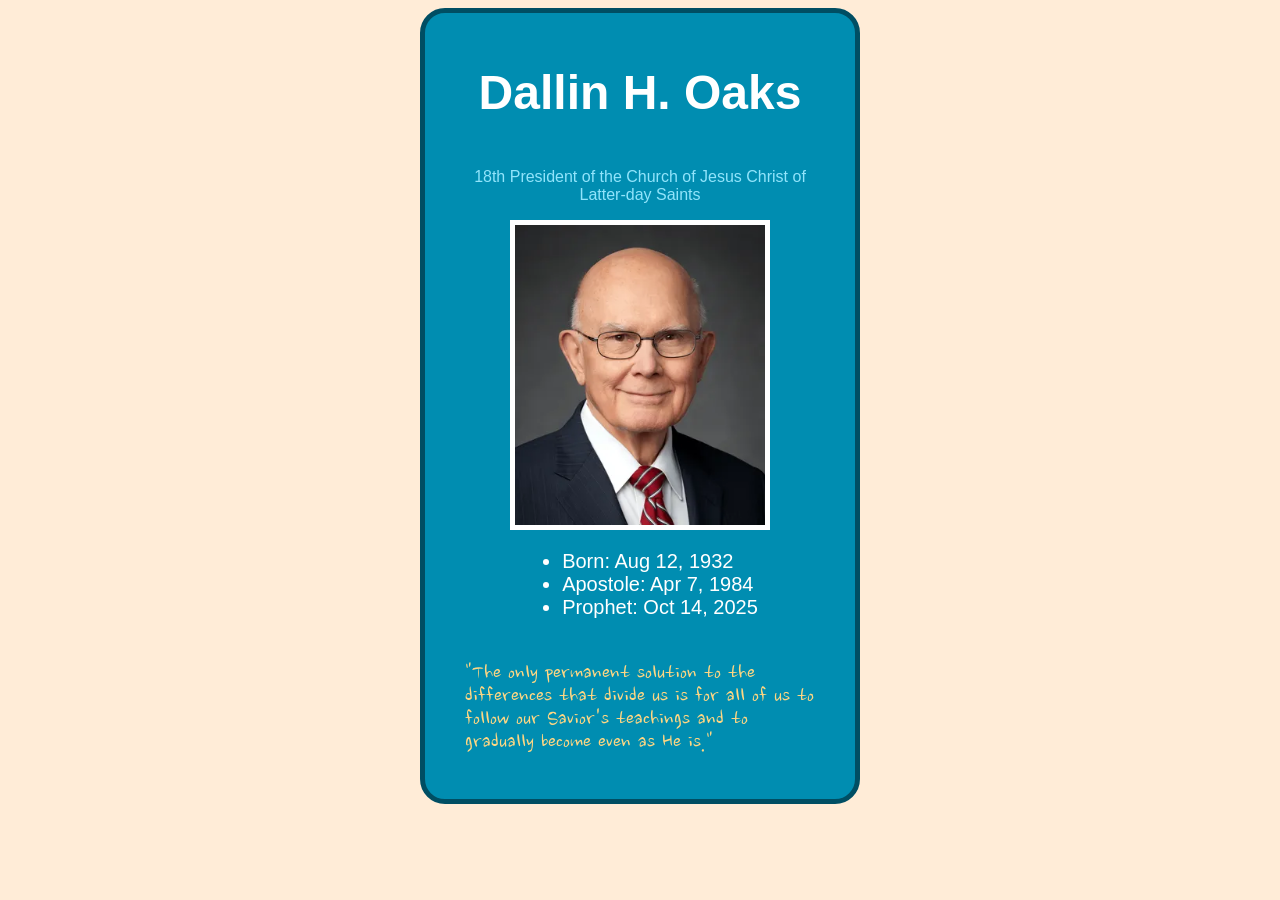
<file: ice/prophet_cards/oaks.html>
<!DOCTYPE html>
<html lang="en">
<head>
    <meta charset="UTF-8">
    <meta name="viewport" content="width=device-width, initial-scale=1.0">
    <title>Dallin H. Oaks</title>
    <style>
        @import url('https://fonts.googleapis.com/css2?family=Nanum+Brush+Script&display=swap');        body {
            background: #FFECD7;
            align-items: center;
            }
            body{
                display: flex;
                align-items: center;
                justify-content: center;
            }
        .card{
            display: grid;
            place-items: center;
            border: 5px solid #004e63;
            border-radius: 25px;
            background-color: #008db1;
            padding: 20px 40px 20px 40px;
            max-width: 350px;
        }
        .card h1{
            text-align: center;
            color: #ffffff;
            font-size:300%;
            font-family: Helvetica, Arial, sans-serif;
        }
        .card img{
            width: 250px;
            border: 5px solid #ffffff;
        }
        .card a{
            text-align: center;
            text-decoration: none;
            color: #91e4fb;
            font-family: Helvetica, Arial, sans-serif;
        }
        .card ul{
            font-size: 20px;
            color: #ffffff;
            font-family: Helvetica, Arial, sans-serif;
        }
        .quote{
            font-size: 150%;
            line-height: 23px;
            color: #ffd783;
            font-family: "Nanum Brush Script"
        }
    </style>
</head>
<body>
    <div class = card>
        <h1> Dallin H. Oaks </h1>
        <a href ="https://www.churchofjesuschrist.org"><p>18th President of the Church of Jesus Christ of Latter-day Saints</p></a> 
        <img src="images/oaks.webp" alt="A Picture of Dallin H. Oaks">
        <ul>
            <li>Born: Aug 12, 1932</li>
            <li>Apostole: Apr 7, 1984</li>
            <li>Prophet: Oct 14, 2025</li>
        </ul>
        <p class = quote>"The only permanent solution to the differences that divide us is for all of us to follow our Savior's teachings and to gradually become even as He is."</p>
    </div>
</body>
</html>
</file>
<file: wwr/styles/styles.css>
@import url('https://fonts.googleapis.com/css2?family=Barriecito&family=Barrio&family=Gowun+Dodum&family=Quicksand:wght@300..700&display=swap');

#content{
    max-width: 1600px;
    margin: 0 auto;
}

#logo_link{
    padding-top:5px;
    justify-self: center;
    align-self: center;
}
.logo{
    width: 100px;
}
nav{
    display:flex;
    justify-content: space-around;

}
nav a{
    text-align:center;
    color:#d9c2a3;
    text-decoration: none;
    padding: 35px;
}
nav a:hover{
    background-color: rgb(181, 197, 181, 0.4);
    color:#d9c2a3;
}
.home-title{
    color:#506350;
    font-family: Barriecito, Barrio, sans-serif;
    font-size: 2em;
    margin-top: 10px;
}
h4{
    color:#d9c2a3;
}
#hero{
    display: grid;
    grid-template-columns: 1fr 3fr 1fr;
    Margin-top: -110px;
    width: 100%;
}
#hero-box{
    grid-column: 1/4;
    grid-row:1/3;
    z-index: -1;
}
#hero-msg{
    grid-column: 2/3;
    grid-row: 1/2;
    margin-top: 100px;
}
#hero-msg h1{
    text-align:center;
    color:#d9c2a3;
}
#hero-msg h4{
    text-align:center;
    color:white;
}
#hero-img{
    width: 100%;
}
.button-box{
    text-align:center;
}
main section{
    text-align:center;
    box-sizing: border-box;
}
#background{
    height: 725px;
}
body{
    background-color: #fcfbfb; 
    font-family: Quicksand, "Gowun Dodum", sans-serif;
    font-size: 22px;
    margin: 0;
    padding: 0;
}
h2{
    margin: 0;
}
header{
    background-color: rgba(20,30,13, .6);
    display: grid;
    grid-template-columns: 150px auto;
}

.book{
    background-color: #d9c2a3;
    color:#506350;
    text-decoration: none;
    font-size: 18px;
    padding: 15px 30px;
    margin-top: 50px;
    border-radius: 5px;
}
.join{
    background-color: #506350;
    color:#fcfbfb;
    text-decoration: none;
    font-size: 18px;
    padding: 15px 30px;
    margin-top: 50px;
    border-radius: 5px;

}
.book:hover{
    background-color: #fcfbfb;
    color:#506350;
    
}
.join:hover{
    background-color: #fcfbfb;
    color:#506350;
}
.home-grid{
    display: grid;
    grid-template-columns: repeat(10, 1fr);
}
#background{
    background-color: #506350;
    grid-column: 1/11;
    grid-row: 4/9;
}
.msg{
    background-color: #d9c2a3;
    line-height: 1.5em;
    padding: 35px;
    grid-column: 6/10;
    grid-row: 6/7;
    box-shadow: 5px 5px 10px #506350;
}
.msg h2{
    color:#d9c2a3;
    font-family: Barriecito, Barrio, sans-serif;
}
.msg p{
    color:#506350;
    font-size: .8em;
    padding-bottom: 15px;
}
.icon{
    width: 80px;
    padding-top: 10px;
}
.card-img{
    border: 10px solid #d9c2a3;
    transition: transform .5s;
    box-shadow: 5px 5px 10px #506350;
    width: 100%;
}
.card-img:hover{
    opacity: .6;
    transform: scale(1.1);
}
.mountains{
    width: 100%;
    grid-column: 2/7;
    grid-row: 5/8;
    box-shadow: 5px 5px 10px #d9c2a3;
}
.rivers-card{
    margin: 200px 0;
    grid-column: 2/4;
    grid-row: 2/3;
}
.camping-card{
    margin: 200px 0;
    grid-column: 5/7;
    grid-row: 2/3;
}
.rapids-card{
    margin: 200px 0;
    grid-column: 8/10;
    grid-row: 2/3;
}

footer{
    background-color: #d9c2a3;
    color:#506350;
    padding: 25px 50px;
    margin-top: 200px;
    display: flex;
    justify-content: space-around;
    align-items: center;
}
footer a{
    color:#506350;
    text-decoration: none;
}
footer a:hover{
    color:#506350;
}
footer p{
    font-size: 1.2em;
}
footer p a:hover{
    text-decoration: underline;
}
footer .social img{
    padding-top: 15px;
}
@media screen and (max-width:900px){
    #hero, .home-grid{
        display: block;
        height: auto;
    }
    nav, footer{
        flex-direction: column;
    }
    nav a{
        display: block;
        padding: 15px;
    }
    #hero{
        margin-top: 0;
    }
    #hero-msg{
        margin-top: 0;
    }
    #hero-msg h4{
        display: none;
    }
    #hero-msg h1{
        color: #506350;
    }
    .home-title{
        font-size: 25px;
    }
    .rivers-card, .camping-card, .rapids-card{
        margin:50px auto;
        width: 60%;
    }
    #background{
        display: none;
    }
    .mountains, .msg{
        width: 80%;
        display: block;
        margin: 0 auto;
    }
    footer{
        margin-top: 25px;
    }
}
</file>
<file: ice/valentines/styles/styles.css>
@import url('https://fonts.googleapis.com/css2?family=Playwrite+CU+Guides&family=Roboto+Slab:wght@100..900&family=Send+Flowers&display=swap');
body{
    background-color: pink;
    font-family: "roboto slab";
    text-align: center;
    max-width: 1000px;
    margin: 30px auto;
}
img{
    width: 80%;
    align-self: center;

}

h1, h2{
    font-family: "Send Flowers";
}
h1{
    grid-column: 1/7;
}
nav{
    list-style-type:none;
    margin-top: -30px;
}
nav ul{
    display: flex;
    list-style-type: none;
    background-color: brown;
    color: bisque;
}
nav li{
    padding: 20px;

}
nav li:hover{
    background-color: pink;
    color: black;
}
section{
    border-radius: 5px;
    border: 3px solid brown;
    margin: 30px;
    background-color: brown;
    color: brown;
}
section:hover{
    background-color: pink;
    border-radius: 5px;
    margin: 30px;
    border: 3px solid palevioletred;
}
p{
    padding: 20px;
}

footer{
    background-color: brown;
    color: bisque;
    padding: 30px;
    margin-bottom: -30px;
}
</file>
<file: styles/GBstyles.css>
@import url('https://fonts.googleapis.com/css2?family=Barriecito&family=Barrio&family=Gowun+Dodum&family=Quicksand:wght@300..700&display=swap');

body{
    align-items: center;
    text-align: center;
    max-width: 100%;
    margin: 0 auto;
    background-color: rgb(255, 255, 255);
}
nav{
    position: fixed;
    top: 0;
    width: 100%;
    height: 50px;
    margin-top: -20px;
    z-index: 2;
}
.logo img{
    float: left;
    width: 35px;
    height: 30px;
    padding-bottom: -20px;
}
ul{
    overflow: hidden;
    background-color: rgb(47, 47, 47);
    list-style: none;
}
ul a{
    float: left;
    text-decoration: none;
    font-family: Quicksand;
    font-size: 20px;
    text-align: center;
    color: white;
    padding: 20px 30px;
    margin-bottom: -5px;
}
ul a:active{
    background-color: #32cbff;
}
ul a:hover, .dropdown-content a:hover{
    background-color: rgb(255, 193, 237);
    color: rgb(47, 47, 47);
}
.dropdown{
    float: left;
    overflow: hidden;
}
.dropdown-content{
    display: none;
    position: absolute;
    background-color: #f9f9f9;
    min-width: 160px;
    box-shadow: 0px 8px 10px 0px rgb(0,0,0,0.2);
    z-index: 1;
}
.dropdown-content a{
    float: none;
    color: black;
    padding: 16px 20px;
    display: block;
    text-align: left;
}
.dropdown:hover .dropdown-content{
    margin-top: 60px;
    display: block;
}
.intro{
    display: grid;
    margin: 100px;
}
.intro p{
    font-family: Barriecito, Barrio;
    font-size: 50px;
    background-color: white;
}
.intro .add{
    font-size: 30px;
}
.cards{
    display: grid;
    grid-template-columns: 1fr 4fr 1fr;
    grid-template-rows: 1fr 1fr 1fr 1fr;
    grid-gap: 150px;
}
.cards section{
    width: 100%;
    height: 350px;
}
.cards a{
    text-decoration: none;
    font-family: Barriecito, Barrio;
    font-size: 30px;
    color: white;
}
.cards a:hover{
    font-size: 35px;
    color: rgb(47, 47, 47);
}
.aboutme {
    grid-column: 2/4;
    display: grid;
    grid-template-columns: 1fr 1fr 1fr;
    grid-template-rows: 5fr 1fr;
    background-image: url("#");
    background-color: #00a5e0;
}
.aboutme .link{
    grid-column: 3/4;
    grid-row: 2/3;
}
.wwr{
    grid-column: 1/3;
    display: grid;
    grid-template-columns: 1fr 1fr 1fr;
    grid-template-rows: 5fr 1fr;
    background-size: 100%;
    background-position: bottom;
    background-color: #89a1ef;
}
.wwr .link{
    grid-column: 1/2;
    grid-row: 2/3;
}
.projects{
    grid-column: 2/4;
    display: grid;
    grid-template-columns: 1fr 1fr 1fr;
    grid-template-rows: 5fr 1fr;
    background-image: url("images/projects.jpg");
    background-color: #ef9cda;
}
.projects .link{
    grid-column: 3/4;
    grid-row: 2/3;
}
.others{
    grid-column: 1/3;
    display: grid;
    grid-template-columns: 1fr 1fr 1fr;
    grid-template-rows: 5fr 1fr;
    background-image: url("#");
    background-color: #fecef1;
}
.others .link{
    grid-column: 1/2;
    grid-row: 2/3;
}
.page{
    padding: 30px 300px;
}
.blocks{
    display: grid;
    grid-template-columns: 1fr 1fr;
    grid-template-rows: auto;
    gap: 10px;
    place-items:center;
    margin: 0 auto;
    text-align: center;
}
.block{
    width: 100%;
    height: 200px;
    display: flex;
    justify-content: center;
    align-items: center;
}
.blocks a{
    font-family: Barriecito, Barrio;
    font-size: 50px;
    text-decoration: none;
    color: #f9f9f9;
    text-overflow: clip;

    margin-bottom: -10px;
}
.block a:hover{
    color: rgb(0,0,0);
}
.block p{
    font-family: Quicksand;
    overflow: hidden;
    padding: 15px;
}
.block:hover{
    width: 130%;
    height: 130%;
    z-index: 1;
}
#prophet_cards{
    background-color: #00a5e0;
    align-items: right;
}
#valentines{
    background-color: #32cbff;
}
#grid_flags{
    background-color: #89a1ef;
}
#favorite_devo{
    background-color: #ef9cda;
}
#apostle_spotlight{
    background-color: #fecef1;
}
#positioning{
    background-color: #e5adff;
}
#gallery{
    background-color: #ffc7bd;
}
footer{
    padding-top: 100px;
    color: #89a1ef;
    width: 100%;
}
.contacts{
    display: inline-flex;
    gap: 100px;
}
footer .icon {
    width: 30px;
}
</file>
<file: ice/favorite_devo/styles/styles.css>
body {
  margin: 0;
  height: 100%;
  font-family: Arial, sans-serif;
  background: linear-gradient(to bottom, #d3d3d3, #001f3f);
  background-repeat: no-repeat; /* Just in case */
  background-attachment: fixed;
}

.container {
  text-align: center;
}

.header {
  padding: 20px 0;
}

.header-image {
  background-image: url('../images/icenter.png'); /* Replace with your image */
  background-repeat: no-repeat;
  background-position: center;
  height: 150px;
  display: flex;
  flex-direction: column;
  justify-content: center;
  color: white;

}

.header-image h1 {
  margin: 0;
  line-height: 0.9;
    font-size: 3.5em;
  font-weight: bold;
  text-shadow: 2px 2px 4px rgba(0, 0, 0, 0.7);
  background: #00000055;
}

.content-box {
  background-color: white;
  margin: 30px auto;
  width: 90%;
  max-width: 900px;
  padding: 40px;
  box-shadow: 5px 5px 0px black;
  min-height: 400px;
}

table.paleBlueRows {
  font-family: Arial, Helvetica, sans-serif;
  border: 1px solid #FFFFFF;
  width: 80%;
  height: 250px;
  text-align: center;
  margin: 20px auto;
  justify-content: center;
  border-collapse: collapse;
}
table.paleBlueRows td, table.paleBlueRows th {
  border: 1px solid #FFFFFF;
  padding: 3px 2px;
}
table.paleBlueRows tbody td {
  font-size: 13px;
}
table.paleBlueRows tr:nth-child(even) {
  background: #D0E4F5;
}
table.paleBlueRows thead {
  background: #0784E2;
  border-bottom: 5px solid #FFFFFF;
}
table.paleBlueRows thead th {
  font-size: 17px;
  font-weight: bold;
  color: #FFFFFF;
  text-align: center;
  border-left: 2px solid #FFFFFF;
}
table.paleBlueRows thead th:first-child {
  border-left: none;
}

table.paleBlueRows tfoot td {
  font-size: 14px;
}
.year{
  min-width: 50px;
}
p{
  color: #FFFFFF;
  font-size: larger;
}
.form{
  background-color: #60a5da;
  width: 200px;
  padding: 60px 40px;
  margin: 40px auto;
  border-radius: 5px;
}
form {
 display: grid;
}
form label{
  text-align: left;
}
</file>
<file: ice/positioning/positionstyles.css>
/* CSS - Name: "positionstyles.css" */
/* Activity 1 styles */
.content1 {
  /* This is the parent of the activity 1 boxes. */
  display: grid;
  grid-template-columns: 1fr 1fr;
  gap: 20px;
}
.red1 { 
  width: 100%; 
  height: 100px; 
  background-color: red; 
  grid-column: 1/3;
} 
.green1 {
  width: 200px; 
  height: 200px; 
  background-color: green; 
  justify-self: center;
} 
.yellow1 {
  width: 200px; 
  height: 200px; 
  background-color: gold; 
  justify-self: center;

} 
.blue1 {
  width: 100%; 
  height: 100px; 
  background-color: blue; 
  grid-column: 1/3;

} 
/* Activity 2 styles */ 
.content2 {
  /* This is the parent of the activity 2 boxes. */
  display: grid;
  grid-template-columns: 50px 50px 50px 50px 50px;
  grid-template-rows: 50px 50px 50px 50px 50px;
}
.red2 {
  width: 100px; 
  height: 100px; 
  background-color: red; 
  grid-column: 1/2;
  grid-row: 1/2;
} 
.green2 { 
  width: 100px; 
  height: 100px; 
  background-color: green; 
  grid-column: 2/3;
  grid-row: 2/3;

} 
.yellow2 {
  width: 100px; 
  height: 100px; 
  background-color: gold; 
  grid-column: 3/4;
  grid-row: 3/4;
} 
.blue2 {
  width: 100px; 
  height: 100px; 
  background-color: blue; 
  grid-column: 4/5;
  grid-row: 4/5;
} 
/* Activity 3 styles */ 
.content3 {
  /* This is the parent of the activity 3 boxes. */
  display: grid;
  grid-template-columns: 1fr 1fr;
  grid-template-rows: 1fr 2fr 1fr;
  grid-column-gap: 70px;
}
.red3 {
  width: 100%; 
  height: 100px; 
  background-color: red; 
  grid-column: 1/3;
} 
.green3 {
  width: 100%; 
  height: 200px; 
  background-color: green;
} 
.yellow3 {
  width: 100%; 
  height: 200px; 
  background-color: gold; 
} 
.blue3 {
  width: 100%;
  height: 100px; 
  background-color: blue;
  grid-column: 1/3;
} 
/* Activity 4 styles */ 
.content4 {
  /* This is the parent of the activity 4 boxes. */
  height: 400px;
  display: grid;
  grid-template-columns: 1fr 1fr;
  grid-template-rows: 1fr 1fr 1fr;
}
.red4 {
  width: 100%; 
  height: 100%; 
  background-color: red;
  grid-column: 1/2;
  grid-row: 1/4;
} 
.green4 {
  width: 100%; 
  height: 100%; 
  background-color: green; 
} 
.yellow4 {
  width: 100%; 
  height: 100%; 
  background-color: gold; 
} 
.blue4 {
  width: 100%; 
  height: 100%; 
  background-color: blue; 
} 
/* Activity 5 styles */ 
.content5 {
  /* This is the parent of the activity 5 boxes. */
  height: 400px;
}
.red5 { 
  width: 100%; 
  height: 100px; 
  background-color: red; 
} 
.green5 { 
  width: 100px; 
  height: 100px; 
  background-color: green; 
  float: left;
} 
.yellow5 {
  width: 100%; 
  height: 100%; 
  background-color: gold; 

} 
.blue5 {
  width: 100%; 
  height: 100px; 
  background-color: blue; 
} 
/* Activity 6 styles */ 
.content6 {
  /* This is the parent of the activity 6 boxes. */
  display: grid;
  grid-template-columns: 50px 50px 100px 50px 50px;
  grid-template-rows: 50px 50px 100px 50px 50px;
}
.red6 {
  width: 200px; 
  height: 100px; 
  background-color: red;
  grid-column: 1/4;
  grid-row: 1/3; 
} 
.green6 {
  width: 100px; 
  height: 100px; 
  background-color: green;
  grid-column: 1/3;
  grid-row: 4/6; 
  z-index: 1;
} 
.yellow6 {
  width: 100px; 
  height: 200px; 
  background-color: gold; 
  grid-column: 4/6;
  grid-row: 3/6;
  z-index: 1;
} 
.blue6 {
  width: 200px; 
  height: 200px; 
  background-color: blue; 
  grid-column: 2/5;
  grid-row: 2/5;
} 


/* Do not make any changes below here */
.activity {
  width: 70%; 
  margin: 20px auto; 
  font-family: Arial, sans-serif; 
  border: 1px solid black; 
  padding: 10px; 
  clear:both; 
  overflow: auto;
} 

.hint {
  border: 1px solid grey;
  background: #e0e0e0;
  padding: .5em;
  position: relative;
  margin: 1em 0;
}
.hint h3 {
  margin: 0;
}
.hint:hover {
  background: #d0d0d0;
}
.hint > div {
  display: none;
}

.hint input[type=checkbox] {
  position: absolute;
  width: 100%;
  height: 100%;
  opacity: 0;
  z-index: 1;
  cursor: pointer;
}

.hint input[type=checkbox]:checked ~ div {
  display: block;
}

.hint i {
  position: absolute;
  transform: translate(-6px, 0);
  margin-top: 16px;
  right: 10px;
  top: -3px;
}
.hint i:before, .hint i:after {
  content: "";
  position: absolute;
  background-color: black;
  width: 3px;
  height: 9px;
}
.hint i:before {
  transform: translate(2px, 0) rotate(45deg);
}
.hint i:after {
  transform: translate(-2px, 0) rotate(-45deg);
}

.hint input[type=checkbox]:checked ~ i:before {
  transform: translate(-2px, 0) rotate(45deg);
}
.hint input[type=checkbox]:checked ~ i:after {
  transform: translate(2px, 0) rotate(-45deg);
}
.hint a {
  position: relative;
  z-index: 1;
}
</file>
